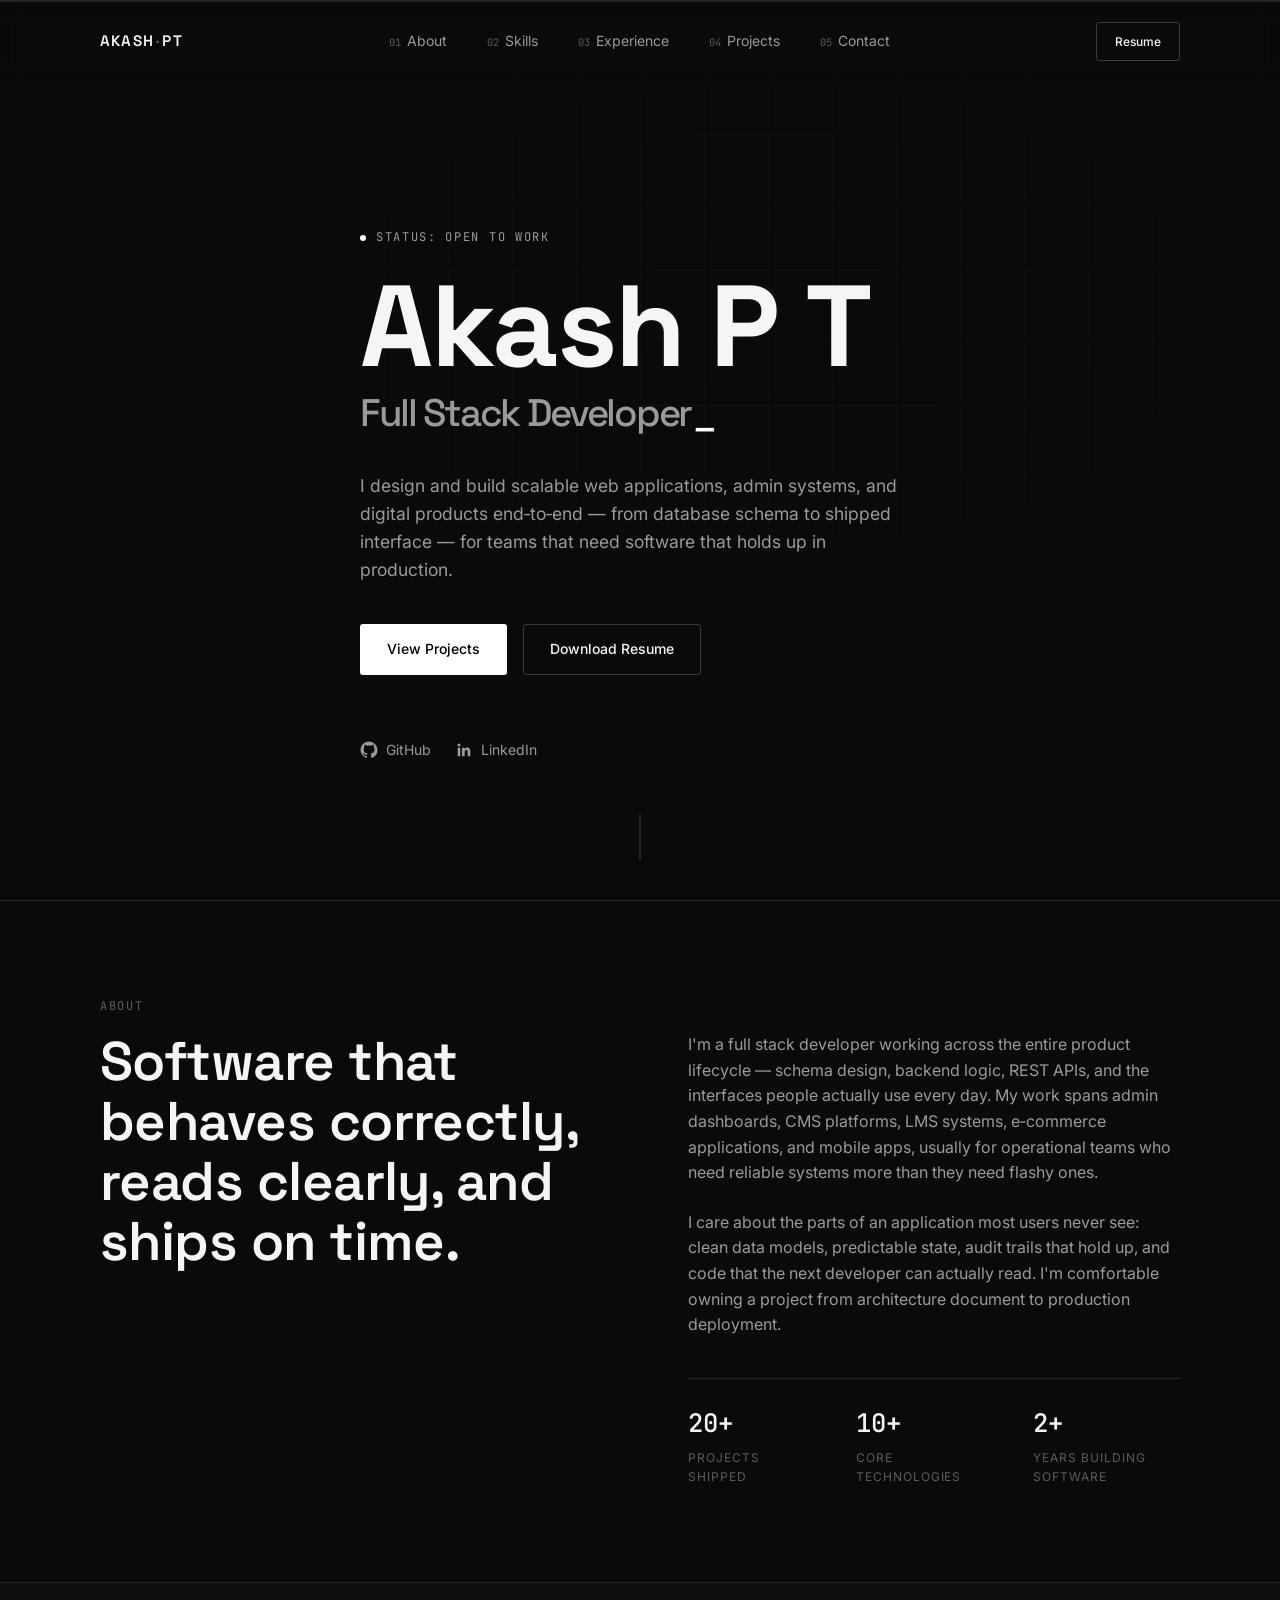
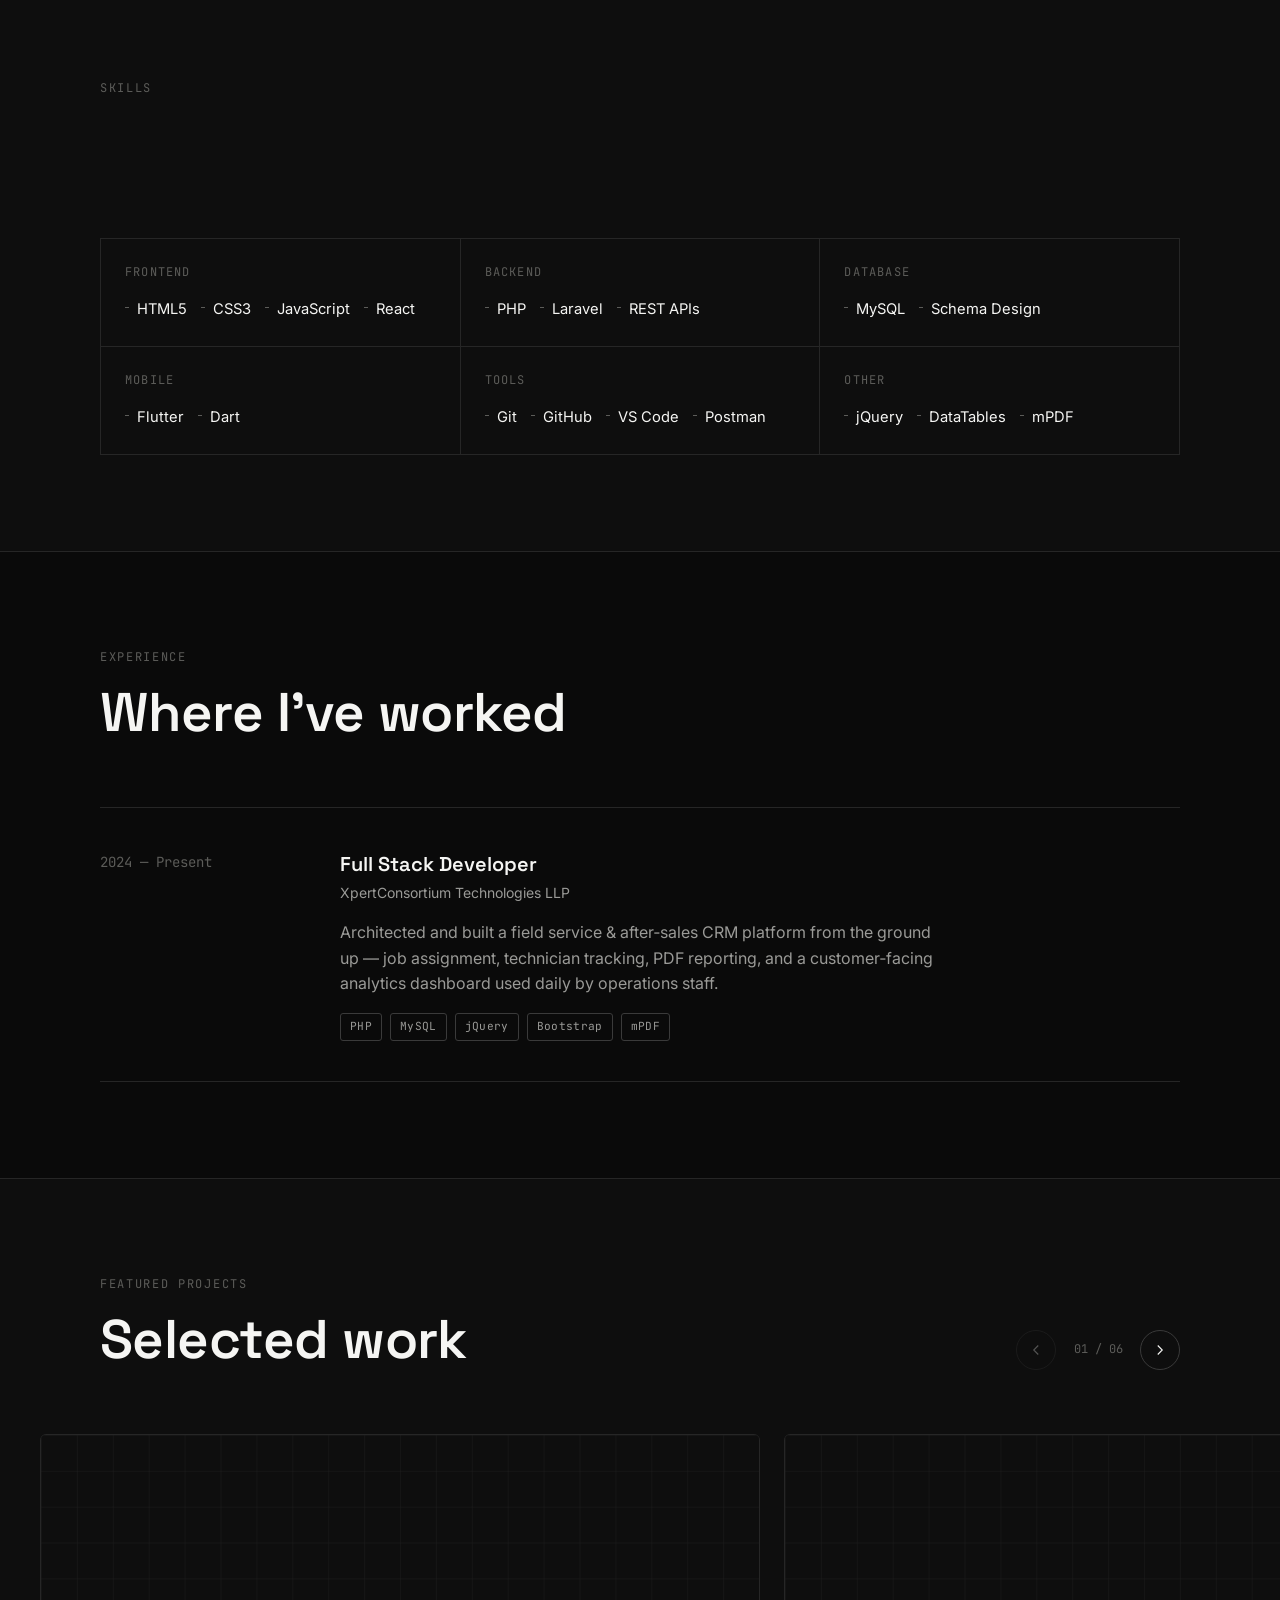
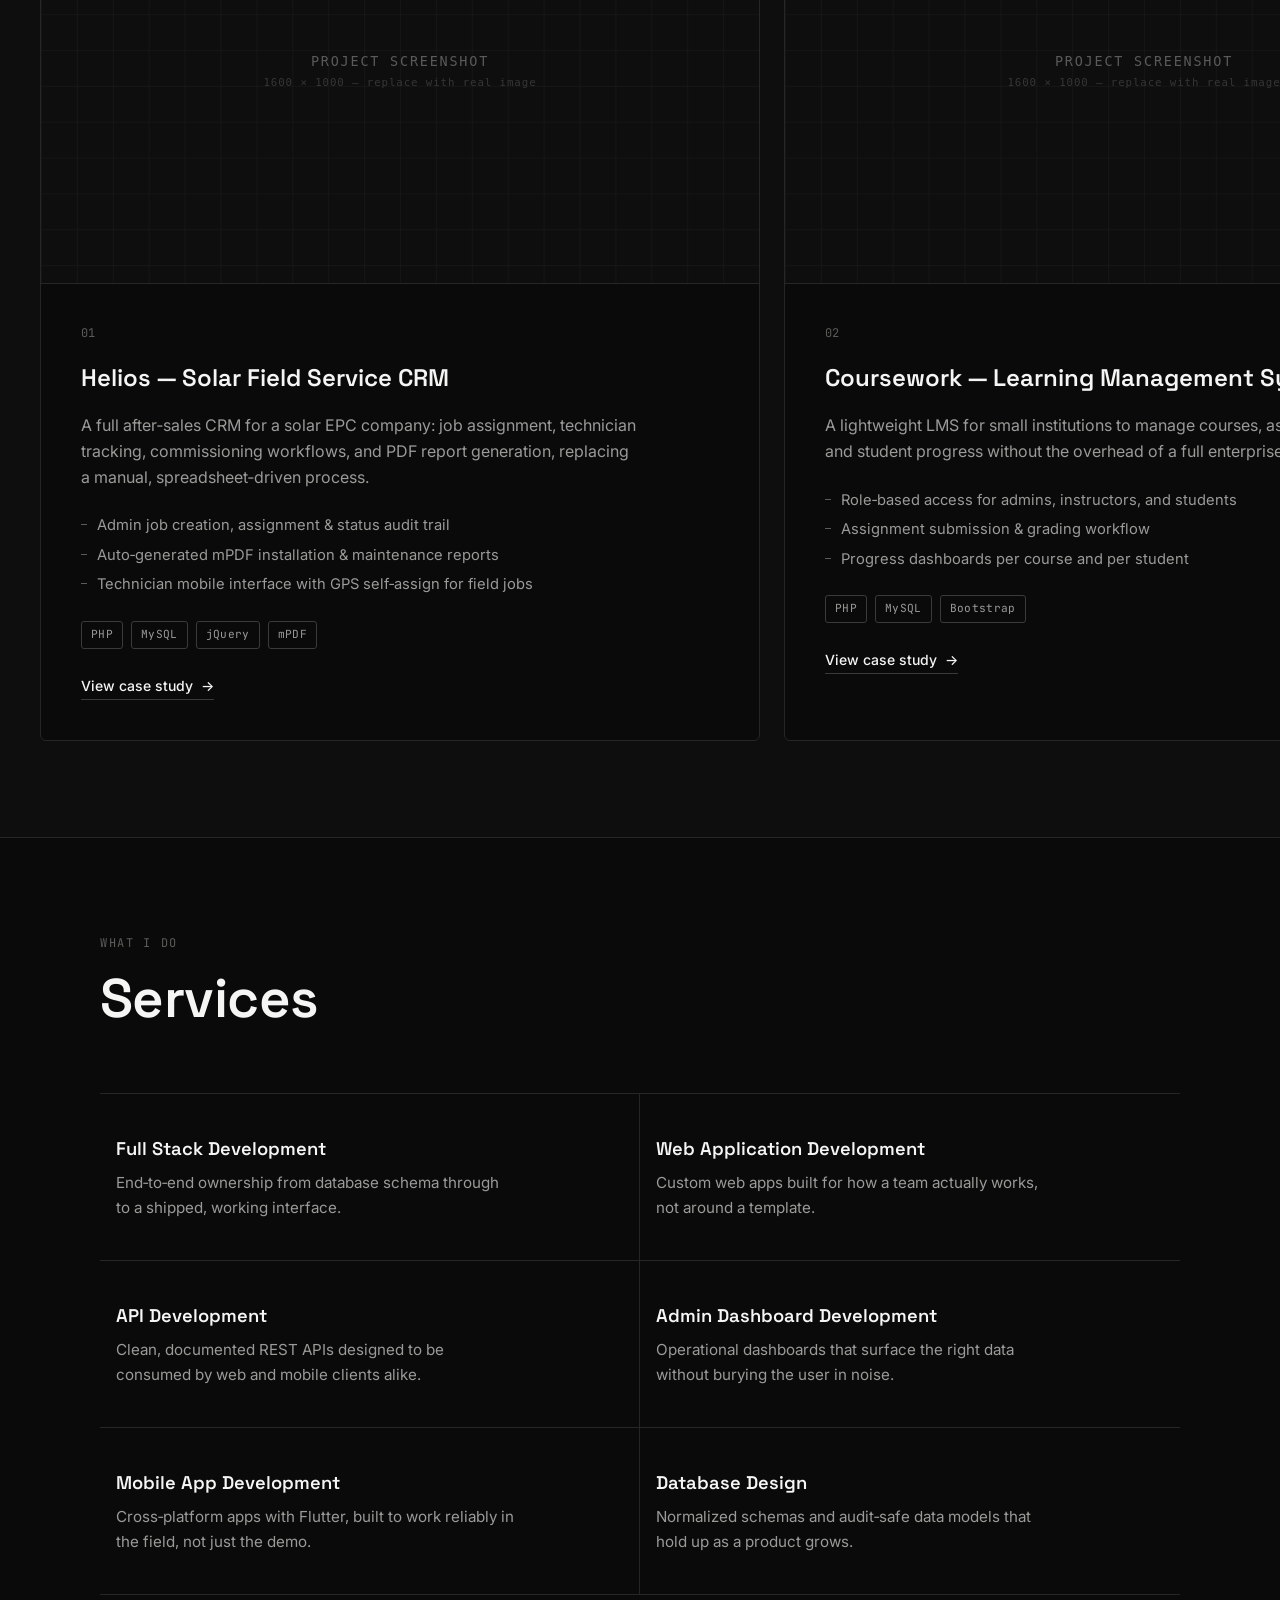
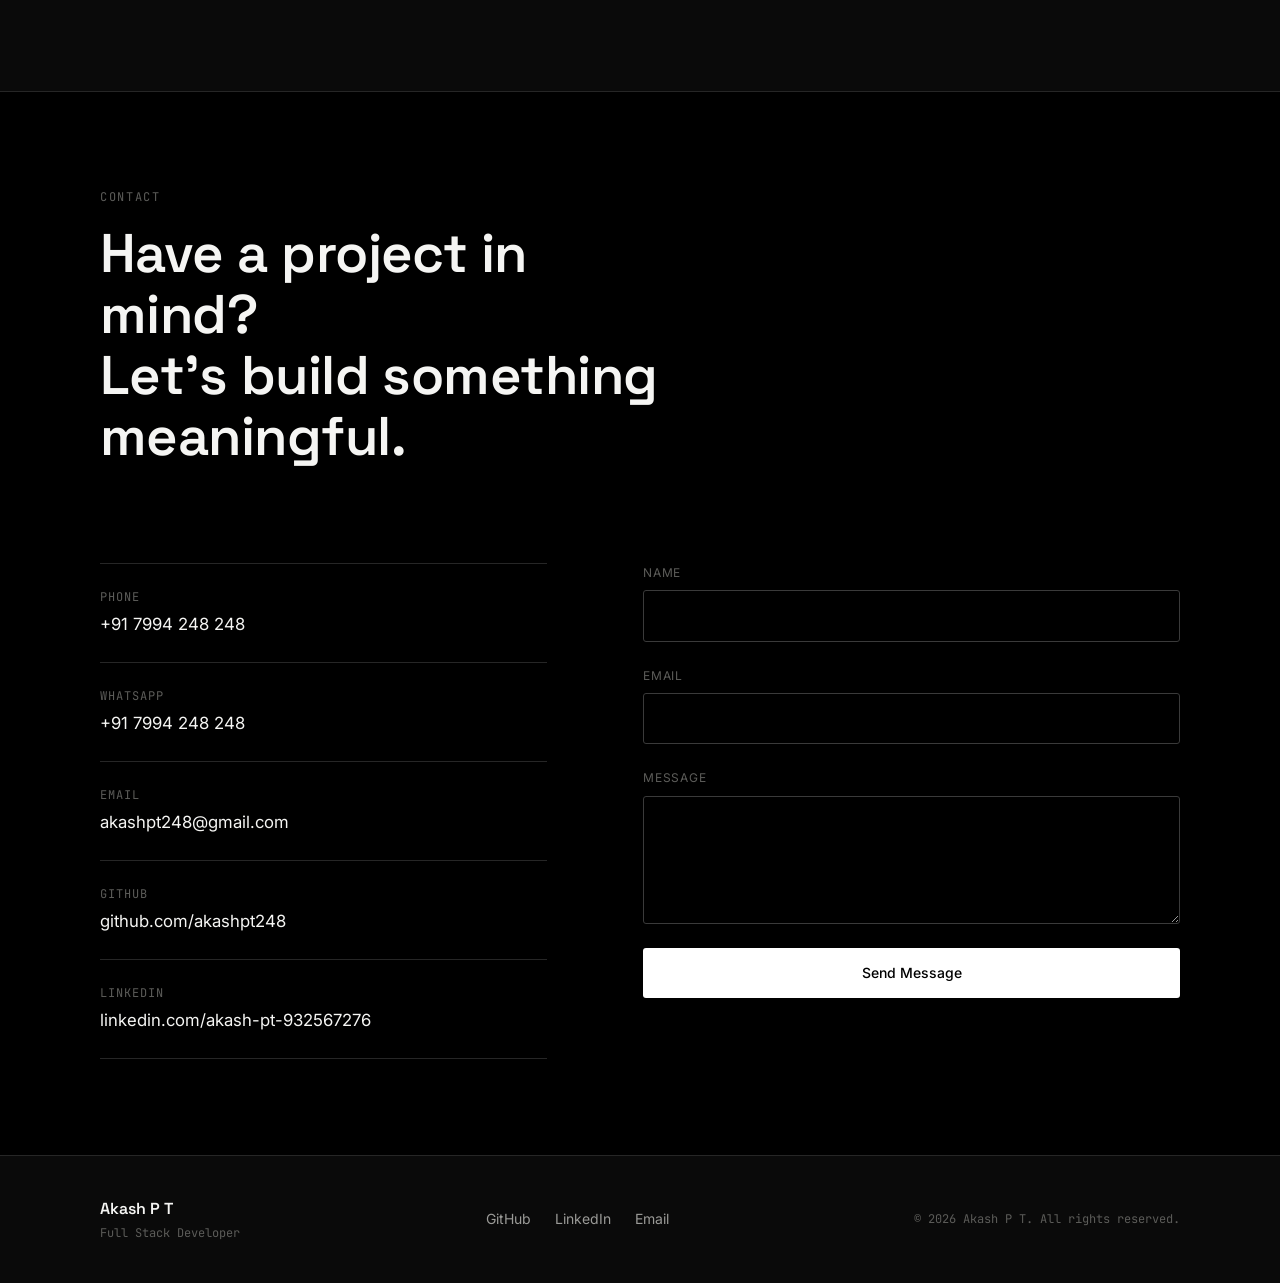
<file: index.html>
<!DOCTYPE html>
<html lang="en">

<head>
    <meta charset="UTF-8">
    <meta name="viewport" content="width=device-width, initial-scale=1.0">

    <!-- Primary SEO -->
    <title>Akash P T | Full Stack Developer</title>
    <meta name="description"
          content="Akash P T is a Full Stack Developer building web applications, CRM and LMS platforms, dashboards, APIs, and mobile apps using PHP, JavaScript, React, MySQL, and Flutter.">

    <meta name="author" content="Akash P T">
    <meta name="robots" content="index, follow">
    <meta name="theme-color" content="#0a0a0a">
    <meta name="color-scheme" content="dark">

    <!-- Canonical URL: replace with your real production URL -->
    <link rel="canonical" href="https://akashpt248.github.io/">

    <!-- Open Graph / Facebook / LinkedIn -->
    <meta property="og:type" content="website">
    <meta property="og:site_name" content="Akash P T Portfolio">
    <meta property="og:title" content="Akash P T | Full Stack Developer">
    <meta property="og:description"
          content="Explore my projects, technical skills, and work building web applications, dashboards, APIs, and digital products.">
    <meta property="og:url" content="https://akashpt248.github.io/">
    <meta property="og:image"
          content="https://akashpt248.github.io/assets/og-cover.png">
    <meta property="og:image:alt"
          content="Akash P T — Full Stack Developer portfolio">
    <meta property="og:image:type" content="image/png">

    <!-- X / Twitter -->
    <meta name="twitter:card" content="summary_large_image">
    <meta name="twitter:title" content="Akash P T | Full Stack Developer">
    <meta name="twitter:description"
          content="Web applications, CRM/LMS platforms, APIs, dashboards, and mobile development.">
    <meta name="twitter:image"
          content="https://akashpt248.github.io/assets/og-cover.png">

    <!-- Favicon -->
    <link rel="icon" href="/assets/logo.ico" sizes="any">
    <link rel="icon" type="image/svg+xml"
          href="/assets/logo.svg">
    <link rel="apple-touch-icon"
          href="/assets/apple-touch-icon.png">

    <!-- Performance -->
    <link rel="preconnect" href="https://fonts.googleapis.com">
    <link rel="preconnect"
          href="https://fonts.gstatic.com" crossorigin>

    <link href="https://fonts.googleapis.com/css2?family=Space+Grotesk:wght@400;500;600;700&family=Inter:wght@400;500;600&family=JetBrains+Mono:wght@400;500&display=swap"
          rel="stylesheet">

    <!-- Structured data: Personal profile -->
    <script type="application/ld+json">
    {
      "@context": "https://schema.org",
      "@type": "Person",
      "@id": "https://akashpt248.github.io/#about",
      "name": "Akash P T",
      "url": "https://akashpt248.github.io/",
      "jobTitle": "Full Stack Developer",
      "description": "Full Stack Developer building web applications, dashboards, APIs, CRM/LMS platforms, and mobile applications.",
      "knowsAbout": [
        "PHP",
        "JavaScript",
        "React",
        "MySQL",
        "Laravel",
        "Flutter",
        "REST APIs",
        "Web Development"
      ],
      "sameAs": [
        "https://github.com/akashpt248/",
        "https://www.linkedin.com/in/akash-p-t-932567276/"
      ]
    }
    </script>

    <link rel="stylesheet" href="styles.css">
</head>

<body>

<!-- Build progress line -->
<div class="build-line" aria-hidden="true"><div class="build-line__fill" id="buildFill"></div></div>

<!-- ============ NAV ============ -->
<header class="nav" id="nav">
  <div class="nav__inner">
    <a href="#top" class="nav__logo">AKASH<span class="nav__logo-dot">·</span>PT</a>

    <nav class="nav__links" id="navLinks">
      <a href="#about" class="nav__link"><span class="nav__link-index">01</span>About</a>
      <a href="#skills" class="nav__link"><span class="nav__link-index">02</span>Skills</a>
      <a href="#experience" class="nav__link"><span class="nav__link-index">03</span>Experience</a>
      <a href="#projects" class="nav__link"><span class="nav__link-index">04</span>Projects</a>
      <a href="#contact" class="nav__link"><span class="nav__link-index">05</span>Contact</a>
    </nav>

    <div class="nav__actions">
      <a href="assets/Akash-PT-Resume.pdf" class="btn btn--ghost btn--sm" download>Resume</a>
      <button class="nav__burger" id="navBurger" aria-label="Toggle menu" aria-expanded="false" aria-controls="navLinks">
        <span></span><span></span>
      </button>
    </div>
  </div>
</header>

<main id="top">

  <!-- ============ HERO ============ -->
  <section class="hero">
    <div class="hero__bg" aria-hidden="true">
      <svg class="hero__grid" viewBox="0 0 1200 800" preserveAspectRatio="none">
        <defs>
          <pattern id="gridPattern" width="60" height="60" patternUnits="userSpaceOnUse">
            <path d="M 60 0 L 0 0 0 60" fill="none" stroke="rgba(255,255,255,0.045)" stroke-width="1"/>
          </pattern>
        </defs>
        <rect width="1200" height="800" fill="url(#gridPattern)"/>
      </svg>
    </div>

    <div class="wrap hero__inner">
      <p class="eyebrow reveal">
        <span class="status-dot" aria-hidden="true"></span>
        <span class="mono">STATUS: OPEN TO WORK</span>
      </p>

      <h1 class="hero__title">
        <span class="reveal reveal--1">Akash&nbsp;P&nbsp;T</span>
        <span class="hero__title-sub reveal reveal--2">Full&nbsp;Stack&nbsp;Developer<span class="hero__cursor" aria-hidden="true">_</span></span>
      </h1>

      <p class="hero__statement reveal reveal--3">
        I design and build scalable web applications, admin systems, and digital
        products end&#8209;to&#8209;end — from database schema to shipped interface —
        for teams that need software that holds up in production.
      </p>

      <div class="hero__actions reveal reveal--4">
        <a href="#projects" class="btn btn--primary">View Projects</a>
        <a href="assets/Akash-PT-Resume.pdf" class="btn btn--ghost" download>Download Resume</a>
      </div>

      <div class="hero__social reveal reveal--4">
        <a href="https://github.com/akashpt248" class="social-link" target="_blank" rel="noopener">
          <svg width="18" height="18" viewBox="0 0 24 24" fill="currentColor" aria-hidden="true"><path d="M12 .5C5.73.5.75 5.48.75 11.75c0 5.02 3.26 9.28 7.78 10.78.57.1.78-.25.78-.55 0-.27-.01-1.16-.02-2.11-3.17.69-3.84-1.34-3.84-1.34-.52-1.32-1.27-1.67-1.27-1.67-1.04-.71.08-.7.08-.7 1.15.08 1.75 1.18 1.75 1.18 1.02 1.75 2.67 1.24 3.32.95.1-.74.4-1.24.72-1.53-2.53-.29-5.19-1.27-5.19-5.63 0-1.24.44-2.26 1.17-3.06-.12-.29-.51-1.45.11-3.02 0 0 .96-.31 3.14 1.17.91-.25 1.89-.38 2.86-.38.97 0 1.95.13 2.86.38 2.18-1.48 3.14-1.17 3.14-1.17.62 1.57.23 2.73.11 3.02.73.8 1.17 1.82 1.17 3.06 0 4.37-2.66 5.34-5.2 5.62.41.36.77 1.06.77 2.14 0 1.55-.01 2.79-.01 3.17 0 .3.2.66.79.55A11.27 11.27 0 0 0 23.25 11.75C23.25 5.48 18.27.5 12 .5Z"/></svg>
          GitHub
        </a>
        <a href="https://linkedin.com/in/akash-pt-932567276" class="social-link" target="_blank" rel="noopener">
          <svg width="18" height="18" viewBox="0 0 24 24" fill="currentColor" aria-hidden="true"><path d="M20.45 20.45h-3.55v-5.57c0-1.33-.02-3.03-1.85-3.03-1.85 0-2.14 1.45-2.14 2.94v5.66H9.36V9h3.41v1.56h.05c.47-.9 1.63-1.85 3.36-1.85 3.6 0 4.27 2.37 4.27 5.45v6.29ZM5.34 7.43a2.06 2.06 0 1 1 0-4.12 2.06 2.06 0 0 1 0 4.12ZM7.11 20.45H3.56V9h3.55v11.45Z"/></svg>
          LinkedIn
        </a>
      </div>
    </div>

    <div class="hero__scroll-cue" aria-hidden="true"><span></span></div>
  </section>

  <!-- ============ ABOUT ============ -->
  <section class="section" id="about">
    <div class="wrap">
      <p class="section-eyebrow reveal">About</p>
      <div class="about-grid">
        <div class="about-grid__col reveal">
          <h2 class="section-title">Software that behaves&nbsp;correctly, reads clearly, and ships&nbsp;on&nbsp;time.</h2>
        </div>
        <div class="about-grid__col reveal">
          <p class="about-text">
            I'm a full stack developer working across the entire product lifecycle —
            schema design, backend logic, REST APIs, and the interfaces people
            actually use every day. My work spans admin dashboards, CMS platforms,
            LMS systems, e‑commerce applications, and mobile apps, usually for
            operational teams who need reliable systems more than they need
            flashy ones.
          </p>
          <p class="about-text">
            I care about the parts of an application most users never see: clean
            data models, predictable state, audit trails that hold up, and code
            that the next developer can actually read. I'm comfortable owning a
            project from architecture document to production deployment.
          </p>

          <div class="stat-row">
            <div class="stat">
              <span class="stat__value mono">20+</span>
              <span class="stat__label">Projects shipped</span>
            </div>
            <div class="stat">
              <span class="stat__value mono">10+</span>
              <span class="stat__label">Core technologies</span>
            </div>
            <div class="stat">
              <span class="stat__value mono">2+</span>
              <span class="stat__label">Years building software</span>
            </div>
          </div>
        </div>
      </div>
    </div>
  </section>

  <!-- ============ SKILLS ============ -->
  <section class="section section--alt" id="skills">
    <div class="wrap">
      <p class="section-eyebrow reveal">Skills</p>
      <h2 class="section-title reveal">Tools I reach for</h2>

      <div class="skills-grid">
        <div class="skill-card reveal">
          <span class="skill-card__label mono">Frontend</span>
          <ul class="skill-card__list">
            <li>HTML5</li><li>CSS3</li><li>JavaScript</li><li>React</li>
          </ul>
        </div>
        <div class="skill-card reveal">
          <span class="skill-card__label mono">Backend</span>
          <ul class="skill-card__list">
            <li>PHP</li><li>Laravel</li><li>REST APIs</li>
          </ul>
        </div>
        <div class="skill-card reveal">
          <span class="skill-card__label mono">Database</span>
          <ul class="skill-card__list">
            <li>MySQL</li><li>Schema Design</li>
          </ul>
        </div>
        <div class="skill-card reveal">
          <span class="skill-card__label mono">Mobile</span>
          <ul class="skill-card__list">
            <li>Flutter</li><li>Dart</li>
          </ul>
        </div>
        <div class="skill-card reveal">
          <span class="skill-card__label mono">Tools</span>
          <ul class="skill-card__list">
            <li>Git</li><li>GitHub</li><li>VS&nbsp;Code</li><li>Postman</li>
          </ul>
        </div>
        <div class="skill-card reveal">
          <span class="skill-card__label mono">Other</span>
          <ul class="skill-card__list">
            <li>jQuery</li><li>DataTables</li><li>mPDF</li>
          </ul>
        </div>
      </div>
    </div>
  </section>

  <!-- ============ EXPERIENCE ============ -->
  <section class="section" id="experience">
    <div class="wrap">
      <p class="section-eyebrow reveal">Experience</p>
      <h2 class="section-title reveal">Where I've worked</h2>

      <div class="timeline">
        <div class="timeline__item reveal">
          <div class="timeline__period mono">2024 — Present</div>
          <div class="timeline__body">
            <h3 class="timeline__role">Full Stack Developer</h3>
            <p class="timeline__company">
XpertConsortium Technologies LLP</p>
            <p class="timeline__desc">
              Architected and built a field service &amp; after‑sales CRM platform
              from the ground up — job assignment, technician tracking, PDF
              reporting, and a customer‑facing analytics dashboard used daily
              by operations staff.
            </p>
            <div class="timeline__tags">
              <span class="tag">PHP</span><span class="tag">MySQL</span><span class="tag">jQuery</span><span class="tag">Bootstrap</span><span class="tag">mPDF</span>
            </div>
          </div>
        </div>

      

       
      </div>
    </div>
  </section>

  <!-- ============ PROJECTS ============ -->
  <section class="section section--alt" id="projects">
    <div class="wrap wrap--full">
      <div class="wrap">
        <p class="section-eyebrow reveal">Featured Projects</p>
        <div class="section-head-row reveal">
          <h2 class="section-title">Selected work</h2>
          <div class="slider-controls">
            <button class="slider-btn" id="prevProject" aria-label="Previous project">
              <svg width="18" height="18" viewBox="0 0 24 24" fill="none" stroke="currentColor" stroke-width="1.5"><path d="M15 18l-6-6 6-6"/></svg>
            </button>
            <span class="slider-count mono"><span id="slideCurrent">01</span> / <span id="slideTotal">06</span></span>
            <button class="slider-btn" id="nextProject" aria-label="Next project">
              <svg width="18" height="18" viewBox="0 0 24 24" fill="none" stroke="currentColor" stroke-width="1.5"><path d="M9 6l6 6-6 6"/></svg>
            </button>
          </div>
        </div>
      </div>

      <div class="project-slider reveal" id="projectSlider">
        <div class="project-track" id="projectTrack">

          <article class="project-card">
            <div class="project-card__media">
              <img src="assets/placeholder-project.svg" alt="Screenshot placeholder for Helios CRM" loading="lazy">
            </div>
            <div class="project-card__body">
              <span class="project-card__index mono">01</span>
              <h3 class="project-card__title">Helios — Solar Field Service CRM</h3>
              <p class="project-card__desc">
                A full after‑sales CRM for a solar EPC company: job assignment,
                technician tracking, commissioning workflows, and PDF report
                generation, replacing a manual, spreadsheet‑driven process.
              </p>
              <ul class="project-card__features">
                <li>Admin job creation, assignment &amp; status audit trail</li>
                <li>Auto‑generated mPDF installation &amp; maintenance reports</li>
                <li>Technician mobile interface with GPS self‑assign for field jobs</li>
              </ul>
              <div class="timeline__tags">
                <span class="tag">PHP</span><span class="tag">MySQL</span><span class="tag">jQuery</span><span class="tag">mPDF</span>
              </div>
              <a href="#" class="project-card__link">View case study &nbsp;→</a>
            </div>
          </article>

          <article class="project-card">
            <div class="project-card__media">
              <img src="assets/placeholder-project.svg" alt="Screenshot placeholder for LMS platform" loading="lazy">
            </div>
            <div class="project-card__body">
              <span class="project-card__index mono">02</span>
              <h3 class="project-card__title">Coursework — Learning Management System</h3>
              <p class="project-card__desc">
                A lightweight LMS for small institutions to manage courses,
                assignments, and student progress without the overhead of a
                full enterprise platform.
              </p>
              <ul class="project-card__features">
                <li>Role‑based access for admins, instructors, and students</li>
                <li>Assignment submission &amp; grading workflow</li>
                <li>Progress dashboards per course and per student</li>
              </ul>
              <div class="timeline__tags">
                <span class="tag">PHP</span><span class="tag">MySQL</span><span class="tag">Bootstrap</span>
              </div>
              <a href="#" class="project-card__link">View case study &nbsp;→</a>
            </div>
          </article>

          <article class="project-card">
            <div class="project-card__media">
              <img src="assets/placeholder-project.svg" alt="Screenshot placeholder for CMS platform" loading="lazy">
            </div>
            <div class="project-card__body">
              <span class="project-card__index mono">03</span>
              <h3 class="project-card__title">Editorial — Headless CMS</h3>
              <p class="project-card__desc">
                A custom content platform for a publishing client, built to
                give non‑technical editors full control without touching code.
              </p>
              <ul class="project-card__features">
                <li>Drag‑and‑drop page builder with reusable blocks</li>
                <li>Scheduled publishing &amp; revision history</li>
                <li>REST API layer for a decoupled frontend</li>
              </ul>
              <div class="timeline__tags">
                <span class="tag">PHP</span><span class="tag">Laravel</span><span class="tag">MySQL</span>
              </div>
              <a href="#" class="project-card__link">View case study &nbsp;→</a>
            </div>
          </article>

          <article class="project-card">
            <div class="project-card__media">
              <img src="assets/placeholder-project.svg" alt="Screenshot placeholder for e-commerce application" loading="lazy">
            </div>
            <div class="project-card__body">
              <span class="project-card__index mono">04</span>
              <h3 class="project-card__title">Marketplace — E‑Commerce Storefront</h3>
              <p class="project-card__desc">
                A multi‑vendor storefront with inventory management, order
                tracking, and a checkout flow built for reliability over
                flashy features.
              </p>
              <ul class="project-card__features">
                <li>Vendor‑scoped inventory and order dashboards</li>
                <li>Coupon, tax, and shipping rule engine</li>
                <li>Order status pipeline with customer notifications</li>
              </ul>
              <div class="timeline__tags">
                <span class="tag">PHP</span><span class="tag">MySQL</span><span class="tag">JavaScript</span>
              </div>
              <a href="#" class="project-card__link">View case study &nbsp;→</a>
            </div>
          </article>

          <article class="project-card">
            <div class="project-card__media">
              <img src="assets/placeholder-project.svg" alt="Screenshot placeholder for analytics dashboard" loading="lazy">
            </div>
            <div class="project-card__body">
              <span class="project-card__index mono">05</span>
              <h3 class="project-card__title">Pulse — Operations Analytics Dashboard</h3>
              <p class="project-card__desc">
                A real‑time analytics dashboard giving operations leads
                visibility into job throughput, SLA compliance, and technician
                performance.
              </p>
              <ul class="project-card__features">
                <li>Configurable charts built on live MySQL queries</li>
                <li>SLA breach alerts with drill‑down detail views</li>
                <li>Exportable reports for weekly ops reviews</li>
              </ul>
              <div class="timeline__tags">
                <span class="tag">PHP</span><span class="tag">MySQL</span><span class="tag">Chart.js</span>
              </div>
              <a href="#" class="project-card__link">View case study &nbsp;→</a>
            </div>
          </article>

          <article class="project-card">
            <div class="project-card__media">
              <img src="assets/placeholder-project.svg" alt="Screenshot placeholder for mobile technician app" loading="lazy">
            </div>
            <div class="project-card__body">
              <span class="project-card__index mono">06</span>
              <h3 class="project-card__title">Fieldwork — Technician Mobile App</h3>
              <p class="project-card__desc">
                A cross‑platform mobile app for field technicians to receive
                job assignments, log status changes, and submit reports from
                site — even with unreliable connectivity.
              </p>
              <ul class="project-card__features">
                <li>Offline‑first job queue with background sync</li>
                <li>Photo capture and checklist‑based reporting</li>
                <li>Push notifications for new assignments</li>
              </ul>
              <div class="timeline__tags">
                <span class="tag">Flutter</span><span class="tag">Dart</span><span class="tag">REST API</span>
              </div>
              <a href="#" class="project-card__link">View case study &nbsp;→</a>
            </div>
          </article>

        </div>
      </div>
    </div>
  </section>

  <!-- ============ WHAT I DO ============ -->
  <section class="section" id="services">
    <div class="wrap">
      <p class="section-eyebrow reveal">What I Do</p>
      <h2 class="section-title reveal">Services</h2>

      <div class="services-grid">
        <div class="service reveal">
          <h3 class="service__title">Full Stack Development</h3>
          <p class="service__desc">End‑to‑end ownership from database schema through to a shipped, working interface.</p>
        </div>
        <div class="service reveal">
          <h3 class="service__title">Web Application Development</h3>
          <p class="service__desc">Custom web apps built for how a team actually works, not around a template.</p>
        </div>
        <div class="service reveal">
          <h3 class="service__title">API Development</h3>
          <p class="service__desc">Clean, documented REST APIs designed to be consumed by web and mobile clients alike.</p>
        </div>
        <div class="service reveal">
          <h3 class="service__title">Admin Dashboard Development</h3>
          <p class="service__desc">Operational dashboards that surface the right data without burying the user in noise.</p>
        </div>
        <div class="service reveal">
          <h3 class="service__title">Mobile App Development</h3>
          <p class="service__desc">Cross‑platform apps with Flutter, built to work reliably in the field, not just the demo.</p>
        </div>
        <div class="service reveal">
          <h3 class="service__title">Database Design</h3>
          <p class="service__desc">Normalized schemas and audit‑safe data models that hold up as a product grows.</p>
        </div>
      </div>
    </div>
  </section>

  <!-- ============ CONTACT ============ -->
  <section class="section section--dark" id="contact">
    <div class="wrap">
      <p class="section-eyebrow reveal">Contact</p>
      <h2 class="contact-statement reveal">Have a project in mind?<br>Let's build something meaningful.</h2>

      <div class="contact-grid">
        <div class="contact-links reveal">

 <a href="tel:+917994248248" class="contact-link" target="_blank" rel="noopener">
            <span class="contact-link__label mono">Phone</span>
            <span class="contact-link__value">+91 7994 248 248</span>
          </a>

           <a href="https://wa.me/+917994248248" class="contact-link" target="_blank" rel="noopener">
            <span class="contact-link__label mono">Whatsapp</span>
            <span class="contact-link__value">+91 7994 248 248</span>
          </a>

          <a href="mailto:akashpt248@gmail.com" class="contact-link">
            <span class="contact-link__label mono">Email</span>
            <span class="contact-link__value">akashpt248@gmail.com</span>
          </a>
          <a href="https://github.com/akashpt248" class="contact-link" target="_blank" rel="noopener">
            <span class="contact-link__label mono">GitHub</span>
            <span class="contact-link__value">github.com/akashpt248</span>
          </a>
          <a href="https://linkedin.com/in/akash-pt-932567276" class="contact-link" target="_blank" rel="noopener">
            <span class="contact-link__label mono">LinkedIn</span>
            <span class="contact-link__value">linkedin.com/akash-pt-932567276</span>
          </a>

        
        </div>

        <form class="contact-form reveal" id="contactForm" novalidate>
          <div class="form-field">
            <label for="cf-name">Name</label>
            <input type="text" id="cf-name" name="name" autocomplete="name" required>
            <span class="form-error" id="err-name">Enter your name.</span>
          </div>
          <div class="form-field">
            <label for="cf-email">Email</label>
            <input type="email" id="cf-email" name="email" autocomplete="email" required>
            <span class="form-error" id="err-email">Enter a valid email address.</span>
          </div>
          <div class="form-field">
            <label for="cf-message">Message</label>
            <textarea id="cf-message" name="message" rows="4" required></textarea>
            <span class="form-error" id="err-message">Tell me a little about the project.</span>
          </div>
          <button type="submit" class="btn btn--primary btn--full">Send Message</button>
          <p class="form-success" id="formSuccess" role="status">Thanks — your message is ready to send. I'll get back to you soon.</p>
        </form>
      </div>
    </div>
  </section>

</main>

<!-- ============ FOOTER ============ -->
<footer class="footer">
  <div class="wrap footer__inner">
    <div class="footer__brand">
      <span class="footer__name">Akash P T</span>
      <span class="footer__role mono">Full Stack Developer</span>
    </div>
    <div class="footer__social">
      <a href="https://github.com/akashpt248" target="_blank" rel="noopener">GitHub</a>
      <a href="https://linkedin.com/in/akash-pt-932567276" target="_blank" rel="noopener">LinkedIn</a>
      <a href="mailto:akashpt248@gmail.com">Email</a>
    </div>
    <p class="footer__copy mono">&copy; <span id="year"></span> Akash P T. All rights reserved.</p>
  </div>
</footer>

<script src="script.js"></script>
</body>
</html>
</file>
<file: styles.css>
/* ==========================================================================
   AKASH P T — PORTFOLIO
   Design tokens
   ========================================================================== */

:root{
  /* color */
  --bg:            #0a0a0a;
  --bg-alt:        #0e0e0e;
  --bg-dark:       #000000;
  --surface:       #131313;
  --border:        #262626;
  --border-strong: #3a3a3a;
  --text:          #f5f5f3;
  --text-muted:    #9a9a97;
  --text-faint:    #5c5c59;
  --white:         #ffffff;

  /* type */
  --font-display: 'Space Grotesk', 'Helvetica Neue', Arial, sans-serif;
  --font-body:    'Inter', 'Helvetica Neue', Arial, sans-serif;
  --font-mono:    'JetBrains Mono', 'SFMono-Regular', Menlo, monospace;

  --fs-hero:  clamp(3rem, 9vw, 7.5rem);
  --fs-h2:    clamp(2rem, 4.4vw, 3.4rem);
  --fs-h3:    1.25rem;
  --fs-body:  1rem;
  --fs-sm:    0.875rem;
  --fs-xs:    0.75rem;

  /* spacing */
  --space-1: 8px;
  --space-2: 16px;
  --space-3: 24px;
  --space-4: 40px;
  --space-5: 64px;
  --space-6: 96px;
  --space-7: 140px;

  --radius-sm: 3px;
  --radius-md: 6px;

  --ease: cubic-bezier(0.16, 1, 0.3, 1);
  --dur-fast: 0.2s;
  --dur-med: 0.5s;
  --dur-slow: 0.9s;

  --nav-h: 84px;
  --nav-h-scrolled: 64px;

  --max-w: 1160px;
}

/* ==========================================================================
   Reset
   ========================================================================== */

*, *::before, *::after{ box-sizing: border-box; }
html{ scroll-behavior: smooth; }

@media (prefers-reduced-motion: reduce){
  html{ scroll-behavior: auto; }
  *, *::before, *::after{
    animation-duration: 0.01ms !important;
    animation-iteration-count: 1 !important;
    transition-duration: 0.01ms !important;
    scroll-behavior: auto !important;
  }
}

body, h1, h2, h3, p, ul, figure, form{ margin: 0; }
ul{ padding: 0; list-style: none; }
img{ max-width: 100%; display: block; }
a{ color: inherit; text-decoration: none; }
button{ font: inherit; color: inherit; background: none; border: none; cursor: pointer; }
input, textarea{ font: inherit; color: inherit; }

body{
  background: var(--bg);
  color: var(--text);
  font-family: var(--font-body);
  font-size: var(--fs-body);
  line-height: 1.6;
  -webkit-font-smoothing: antialiased;
  overflow-x: hidden;
}

.mono{ font-family: var(--font-mono); }

:focus-visible{
  outline: 1.5px solid var(--white);
  outline-offset: 3px;
}

/* ==========================================================================
   Layout helpers
   ========================================================================== */

.wrap{
  max-width: var(--max-w);
  margin: 0 auto;
  padding: 0 var(--space-3);
}
@media (min-width: 900px){
  .wrap{ padding: 0 var(--space-4); }
}

.wrap--full{ max-width: none; padding: 0; }
.wrap--full > .wrap{ padding: 0 var(--space-3); }
@media (min-width: 900px){ .wrap--full > .wrap{ padding: 0 var(--space-4); } }

.section{ padding: var(--space-6) 0; border-top: 1px solid var(--border); }
.section--alt{ background: var(--bg-alt); }
.section--dark{ background: var(--bg-dark); }

.section-eyebrow{
  font-family: var(--font-mono);
  font-size: var(--fs-xs);
  letter-spacing: 0.14em;
  text-transform: uppercase;
  color: var(--text-faint);
  margin-bottom: var(--space-2);
}

.section-title{
  font-family: var(--font-display);
  font-size: var(--fs-h2);
  font-weight: 600;
  line-height: 1.1;
  letter-spacing: -0.01em;
  max-width: 16ch;
}

.section-head-row{
  display: flex;
  align-items: flex-end;
  justify-content: space-between;
  flex-wrap: wrap;
  gap: var(--space-3);
  margin-bottom: var(--space-5);
}
.section-head-row .section-title{ margin: 0; }

/* ==========================================================================
   Build progress line (signature element)
   ========================================================================== */

.build-line{
  position: fixed;
  top: 0; left: 0; right: 0;
  height: 2px;
  background: var(--border);
  z-index: 1000;
}
.build-line__fill{
  height: 100%;
  width: 0%;
  background: var(--white);
  transition: width 0.1s linear;
}

/* ==========================================================================
   Nav
   ========================================================================== */

.nav{
  position: fixed;
  top: 0; left: 0; right: 0;
  z-index: 900;
  height: var(--nav-h);
  display: flex;
  align-items: center;
  background: rgba(10,10,10,0.7);
  backdrop-filter: blur(10px);
  -webkit-backdrop-filter: blur(10px);
  border-bottom: 1px solid transparent;
  transition: height var(--dur-fast) var(--ease), border-color var(--dur-fast) var(--ease), background var(--dur-fast) var(--ease);
}
.nav.is-scrolled{
  height: var(--nav-h-scrolled);
  border-bottom-color: var(--border);
  background: rgba(10,10,10,0.92);
}

.nav__inner{
  width: 100%;
  max-width: var(--max-w);
  margin: 0 auto;
  padding: 0 var(--space-3);
  display: flex;
  align-items: center;
  justify-content: space-between;
}
@media (min-width: 900px){ .nav__inner{ padding: 0 var(--space-4); } }

.nav__logo{
  font-family: var(--font-display);
  font-weight: 600;
  font-size: 0.95rem;
  letter-spacing: 0.08em;
}
.nav__logo-dot{ color: var(--text-faint); padding: 0 2px; }

.nav__links{
  display: none;
  gap: var(--space-4);
}
@media (min-width: 900px){ .nav__links{ display: flex; } }

.nav__link{
  position: relative;
  font-size: var(--fs-sm);
  color: var(--text-muted);
  display: flex;
  align-items: baseline;
  gap: 6px;
  transition: color var(--dur-fast) var(--ease);
}
.nav__link-index{
  font-family: var(--font-mono);
  font-size: 0.65rem;
  color: var(--text-faint);
}
.nav__link:hover{ color: var(--white); }
.nav__link::after{
  content: '';
  position: absolute;
  left: 0; bottom: -6px;
  width: 0%; height: 1px;
  background: var(--white);
  transition: width var(--dur-fast) var(--ease);
}
.nav__link:hover::after{ width: 100%; }

.nav__actions{ display: flex; align-items: center; gap: var(--space-2); }

.nav__burger{
  display: flex;
  flex-direction: column;
  justify-content: center;
  gap: 5px;
  width: 32px; height: 32px;
}
@media (min-width: 900px){ .nav__burger{ display: none; } }
.nav__burger span{
  display: block;
  height: 1px;
  background: var(--white);
  transition: transform var(--dur-fast) var(--ease), opacity var(--dur-fast) var(--ease);
}
.nav__burger[aria-expanded="true"] span:first-child{ transform: translateY(3px) rotate(45deg); }
.nav__burger[aria-expanded="true"] span:last-child{ transform: translateY(-3px) rotate(-45deg); }

@media (max-width: 899px){
  .nav__links{
    position: fixed;
    top: var(--nav-h);
    left: 0; right: 0;
    flex-direction: column;
    gap: 0;
    background: var(--bg-dark);
    border-bottom: 1px solid var(--border);
    max-height: 0;
    overflow: hidden;
    transition: max-height var(--dur-med) var(--ease);
  }
  .nav__links.is-open{ max-height: 400px; display: flex; }
  .nav__link{
    padding: var(--space-3);
    border-top: 1px solid var(--border);
    font-size: 1rem;
  }
}

/* ==========================================================================
   Buttons
   ========================================================================== */

.btn{
  display: inline-flex;
  align-items: center;
  justify-content: center;
  gap: 8px;
  padding: 13px 26px;
  font-size: var(--fs-sm);
  font-weight: 500;
  border-radius: var(--radius-sm);
  border: 1px solid transparent;
  transition: background var(--dur-fast) var(--ease), color var(--dur-fast) var(--ease), border-color var(--dur-fast) var(--ease), transform var(--dur-fast) var(--ease);
  white-space: nowrap;
}
.btn:active{ transform: translateY(1px); }

.btn--primary{ background: var(--white); color: var(--bg-dark); }
.btn--primary:hover{ background: #d9d9d6; }

.btn--ghost{ border-color: var(--border-strong); color: var(--text); }
.btn--ghost:hover{ border-color: var(--white); }

.btn--sm{ padding: 9px 18px; font-size: var(--fs-xs); }
.btn--full{ width: 100%; }

/* ==========================================================================
   Hero
   ========================================================================== */

.hero{
  position: relative;
  min-height: 100svh;
  display: flex;
  flex-direction: column;
  justify-content: center;
  padding-top: var(--nav-h);
  overflow: hidden;
}

.hero__bg{
  position: absolute;
  inset: 0;
  z-index: 0;
  mask-image: radial-gradient(ellipse 70% 55% at 60% 35%, black 10%, transparent 75%);
}
.hero__grid{ width: 100%; height: 100%; }

.hero__inner{ position: relative; z-index: 1; }

.eyebrow{
  display: inline-flex;
  align-items: center;
  gap: 10px;
  font-size: var(--fs-xs);
  letter-spacing: 0.14em;
  color: var(--text-muted);
  margin-bottom: var(--space-3);
}
.status-dot{
  width: 6px; height: 6px;
  border-radius: 50%;
  background: var(--white);
  animation: pulse 2.4s ease-in-out infinite;
}
@keyframes pulse{
  0%, 100%{ opacity: 1; }
  50%{ opacity: 0.25; }
}

.hero__title{
  font-family: var(--font-display);
  font-weight: 700;
  font-size: var(--fs-hero);
  line-height: 0.98;
  letter-spacing: -0.02em;
  display: flex;
  flex-direction: column;
  margin-bottom: var(--space-4);
}
.hero__title-sub{
  font-weight: 500;
  color: var(--text-muted);
  font-size: clamp(1.4rem, 3.4vw, 2.4rem);
  margin-top: 10px;
}
.hero__cursor{
  display: inline-block;
  color: var(--white);
  animation: blink 1s step-end infinite;
  margin-left: 2px;
}
@keyframes blink{ 50%{ opacity: 0; } }

.hero__statement{
  max-width: 560px;
  font-size: 1.1rem;
  color: var(--text-muted);
  margin-bottom: var(--space-4);
}

.hero__actions{
  display: flex;
  flex-wrap: wrap;
  gap: var(--space-2);
  margin-bottom: var(--space-5);
}

.hero__social{ display: flex; gap: var(--space-3); }
.social-link{
  display: inline-flex;
  align-items: center;
  gap: 8px;
  font-size: var(--fs-sm);
  color: var(--text-muted);
  transition: color var(--dur-fast) var(--ease);
}
.social-link:hover{ color: var(--white); }

.hero__scroll-cue{
  position: absolute;
  bottom: var(--space-4);
  left: 50%;
  transform: translateX(-50%);
  width: 1px; height: 46px;
  background: var(--border-strong);
  overflow: hidden;
}
.hero__scroll-cue span{
  position: absolute;
  top: -100%; left: 0;
  width: 100%; height: 100%;
  background: var(--white);
  animation: scrollcue 2.2s var(--ease) infinite;
}
@keyframes scrollcue{
  0%{ top: -100%; }
  60%{ top: 100%; }
  100%{ top: 100%; }
}

/* ==========================================================================
   Reveal-on-scroll
   ========================================================================== */

.reveal{
  opacity: 0;
  transform: translateY(22px);
  transition: opacity var(--dur-slow) var(--ease), transform var(--dur-slow) var(--ease);
}
.reveal.is-visible{ opacity: 1; transform: translateY(0); }
.reveal--1{ transition-delay: 0.05s; }
.reveal--2{ transition-delay: 0.15s; }
.reveal--3{ transition-delay: 0.25s; }
.reveal--4{ transition-delay: 0.35s; }

/* ==========================================================================
   About
   ========================================================================== */

.about-grid{
  display: grid;
  grid-template-columns: 1fr;
  gap: var(--space-4);
}
@media (min-width: 800px){
  .about-grid{ grid-template-columns: 1fr 1fr; gap: var(--space-6); }
}

.about-text{ color: var(--text-muted); margin-bottom: var(--space-3); max-width: 52ch; }

.stat-row{
  display: flex;
  gap: var(--space-5);
  margin-top: var(--space-4);
  padding-top: var(--space-3);
  border-top: 1px solid var(--border);
}
.stat{ display: flex; flex-direction: column; gap: 4px; }
.stat__value{ font-size: 1.6rem; font-weight: 500; }
.stat__label{ font-size: var(--fs-xs); color: var(--text-faint); text-transform: uppercase; letter-spacing: 0.08em; }

/* ==========================================================================
   Skills
   ========================================================================== */

.skills-grid{
  display: grid;
  grid-template-columns: 1fr;
  gap: 1px;
  background: var(--border);
  border: 1px solid var(--border);
  margin-top: var(--space-5);
}
@media (min-width: 640px){ .skills-grid{ grid-template-columns: 1fr 1fr; } }
@media (min-width: 980px){ .skills-grid{ grid-template-columns: repeat(3, 1fr); } }

.skill-card{
  background: var(--bg-alt);
  padding: var(--space-3);
  transition: background var(--dur-fast) var(--ease);
}
.skill-card:hover{ background: var(--surface); }

.skill-card__label{
  display: block;
  font-size: var(--fs-xs);
  letter-spacing: 0.1em;
  text-transform: uppercase;
  color: var(--text-faint);
  margin-bottom: var(--space-2);
}
.skill-card__list{ display: flex; flex-wrap: wrap; gap: 8px 14px; }
.skill-card__list li{
  font-size: 0.92rem;
  color: var(--text);
  position: relative;
  padding-left: 12px;
}
.skill-card__list li::before{
  content: '';
  position: absolute;
  left: 0; top: 9px;
  width: 4px; height: 1px;
  background: var(--text-faint);
}

/* ==========================================================================
   Timeline
   ========================================================================== */

.timeline{ margin-top: var(--space-5); }
.timeline__item{
  display: grid;
  grid-template-columns: 1fr;
  gap: var(--space-1);
  padding: var(--space-4) 0;
  border-top: 1px solid var(--border);
}
.timeline__item:last-child{ border-bottom: 1px solid var(--border); }

@media (min-width: 760px){
  .timeline__item{ grid-template-columns: 200px 1fr; gap: var(--space-4); }
}

.timeline__period{ color: var(--text-faint); font-size: var(--fs-sm); padding-top: 3px; }
.timeline__role{ font-family: var(--font-display); font-size: var(--fs-h3); font-weight: 600; margin-bottom: 2px; }
.timeline__company{ color: var(--text-muted); font-size: var(--fs-sm); margin-bottom: var(--space-2); }
.timeline__desc{ color: var(--text-muted); max-width: 60ch; margin-bottom: var(--space-2); }
.timeline__tags{ display: flex; flex-wrap: wrap; gap: 8px; }

.tag{
  font-family: var(--font-mono);
  font-size: 0.7rem;
  letter-spacing: 0.03em;
  color: var(--text-muted);
  border: 1px solid var(--border-strong);
  border-radius: var(--radius-sm);
  padding: 4px 9px;
}

/* ==========================================================================
   Projects slider
   ========================================================================== */

.slider-controls{ display: flex; align-items: center; gap: var(--space-2); }
.slider-btn{
  width: 40px; height: 40px;
  border: 1px solid var(--border-strong);
  border-radius: 50%;
  display: flex; align-items: center; justify-content: center;
  color: var(--text);
  transition: background var(--dur-fast) var(--ease), border-color var(--dur-fast) var(--ease);
}
.slider-btn:hover{ background: var(--white); color: var(--bg-dark); border-color: var(--white); }
.slider-btn:disabled{ opacity: 0.3; pointer-events: none; }
.slider-count{ color: var(--text-faint); font-size: var(--fs-xs); min-width: 52px; text-align: center; }

.project-slider{
  overflow: hidden;
  padding: 0 var(--space-3);
  cursor: grab;
}
@media (min-width: 900px){ .project-slider{ padding: 0 var(--space-4); } }
.project-slider.is-dragging{ cursor: grabbing; }

.project-track{
  display: flex;
  gap: var(--space-3);
  transition: transform var(--dur-med) var(--ease);
  will-change: transform;
}

.project-card{
  flex: 0 0 100%;
  max-width: 720px;
  background: var(--bg);
  border: 1px solid var(--border);
  border-radius: var(--radius-md);
  overflow: hidden;
  display: flex;
  flex-direction: column;
  transition: border-color var(--dur-fast) var(--ease);
}
@media (min-width: 720px){ .project-card{ flex: 0 0 min(88%, 640px); } }
@media (min-width: 1100px){ .project-card{ flex: 0 0 min(70%, 720px); } }
.project-card:hover{ border-color: var(--border-strong); }

.project-card__media{
  aspect-ratio: 16 / 10;
  background: var(--surface);
  border-bottom: 1px solid var(--border);
  overflow: hidden;
}
.project-card__media img{
  width: 100%; height: 100%;
  object-fit: cover;
  filter: grayscale(1) contrast(1.05);
  transition: transform var(--dur-slow) var(--ease);
}
.project-card:hover .project-card__media img{ transform: scale(1.035); }

.project-card__body{ padding: var(--space-4); }
.project-card__index{
  display: block;
  color: var(--text-faint);
  font-size: var(--fs-xs);
  margin-bottom: var(--space-2);
}
.project-card__title{
  font-family: var(--font-display);
  font-size: 1.5rem;
  font-weight: 600;
  margin-bottom: var(--space-2);
}
.project-card__desc{ color: var(--text-muted); margin-bottom: var(--space-3); max-width: 56ch; }
.project-card__features{ margin-bottom: var(--space-3); }
.project-card__features li{
  position: relative;
  padding-left: 16px;
  color: var(--text-muted);
  font-size: 0.92rem;
  margin-bottom: 6px;
}
.project-card__features li::before{
  content: '';
  position: absolute; left: 0; top: 10px;
  width: 6px; height: 1px;
  background: var(--text-faint);
}
.project-card .timeline__tags{ margin-bottom: var(--space-3); }
.project-card__link{
  display: inline-block;
  font-size: var(--fs-sm);
  font-weight: 500;
  border-bottom: 1px solid var(--border-strong);
  padding-bottom: 2px;
  transition: border-color var(--dur-fast) var(--ease);
}
.project-card__link:hover{ border-color: var(--white); }

/* ==========================================================================
   Services ("What I Do")
   ========================================================================== */

.services-grid{
  display: grid;
  grid-template-columns: 1fr;
  margin-top: var(--space-5);
  border-top: 1px solid var(--border);
}
@media (min-width: 700px){ .services-grid{ grid-template-columns: 1fr 1fr; } }

.service{
  padding: var(--space-4) var(--space-2);
  border-bottom: 1px solid var(--border);
  transition: padding-left var(--dur-fast) var(--ease);
}
@media (min-width: 700px){
  .service:nth-child(odd){ border-right: 1px solid var(--border); padding-right: var(--space-4); }
  .service{ padding-left: var(--space-2); }
}
.service:hover{ padding-left: var(--space-3); }

.service__title{ font-family: var(--font-display); font-size: 1.15rem; font-weight: 600; margin-bottom: var(--space-1); }
.service__desc{ color: var(--text-muted); font-size: 0.95rem; max-width: 40ch; }

/* ==========================================================================
   Contact
   ========================================================================== */

.contact-statement{
  font-family: var(--font-display);
  font-size: var(--fs-h2);
  font-weight: 600;
  line-height: 1.12;
  letter-spacing: -0.01em;
  max-width: 16ch;
  margin-bottom: var(--space-6);
}

.contact-grid{
  display: grid;
  grid-template-columns: 1fr;
  gap: var(--space-5);
}
@media (min-width: 800px){ .contact-grid{ grid-template-columns: 1fr 1.2fr; gap: var(--space-6); } }

.contact-links{ display: flex; flex-direction: column; gap: 0; }
.contact-link{
  display: flex;
  flex-direction: column;
  gap: 4px;
  padding: var(--space-3) 0;
  border-bottom: 1px solid var(--border);
  transition: padding-left var(--dur-fast) var(--ease);
}
.contact-link:first-child{ border-top: 1px solid var(--border); }
.contact-link:hover{ padding-left: var(--space-1); }
.contact-link__label{ font-size: var(--fs-xs); color: var(--text-faint); letter-spacing: 0.08em; text-transform: uppercase; }
.contact-link__value{ font-size: 1.05rem; }

.contact-form{ display: flex; flex-direction: column; gap: var(--space-3); }
.form-field{ display: flex; flex-direction: column; gap: 8px; position: relative; }
.form-field label{ font-size: var(--fs-xs); color: var(--text-faint); letter-spacing: 0.06em; text-transform: uppercase; }
.form-field input, .form-field textarea{
  background: transparent;
  border: 1px solid var(--border-strong);
  border-radius: var(--radius-sm);
  padding: 12px 14px;
  color: var(--text);
  resize: vertical;
  transition: border-color var(--dur-fast) var(--ease);
}
.form-field input:focus, .form-field textarea:focus{ border-color: var(--white); outline: none; }
.form-field.has-error input, .form-field.has-error textarea{ border-color: #b5b5b0; }
.form-error{
  display: none;
  font-size: var(--fs-xs);
  color: var(--text-muted);
}
.form-field.has-error .form-error{ display: block; }

.form-success{
  display: none;
  font-size: var(--fs-sm);
  color: var(--text-muted);
  border-top: 1px solid var(--border);
  padding-top: var(--space-2);
}
.form-success.is-visible{ display: block; }

/* ==========================================================================
   Footer
   ========================================================================== */

.footer{ border-top: 1px solid var(--border); padding: var(--space-4) 0; }
.footer__inner{
  display: flex;
  flex-direction: column;
  gap: var(--space-3);
  align-items: flex-start;
}
@media (min-width: 700px){
  .footer__inner{ flex-direction: row; align-items: center; justify-content: space-between; }
}
.footer__brand{ display: flex; flex-direction: column; gap: 2px; }
.footer__name{ font-family: var(--font-display); font-weight: 600; }
.footer__role{ font-size: var(--fs-xs); color: var(--text-faint); }
.footer__social{ display: flex; gap: var(--space-3); }
.footer__social a{ font-size: var(--fs-sm); color: var(--text-muted); transition: color var(--dur-fast) var(--ease); }
.footer__social a:hover{ color: var(--white); }
.footer__copy{ font-size: var(--fs-xs); color: var(--text-faint); }
</file>
